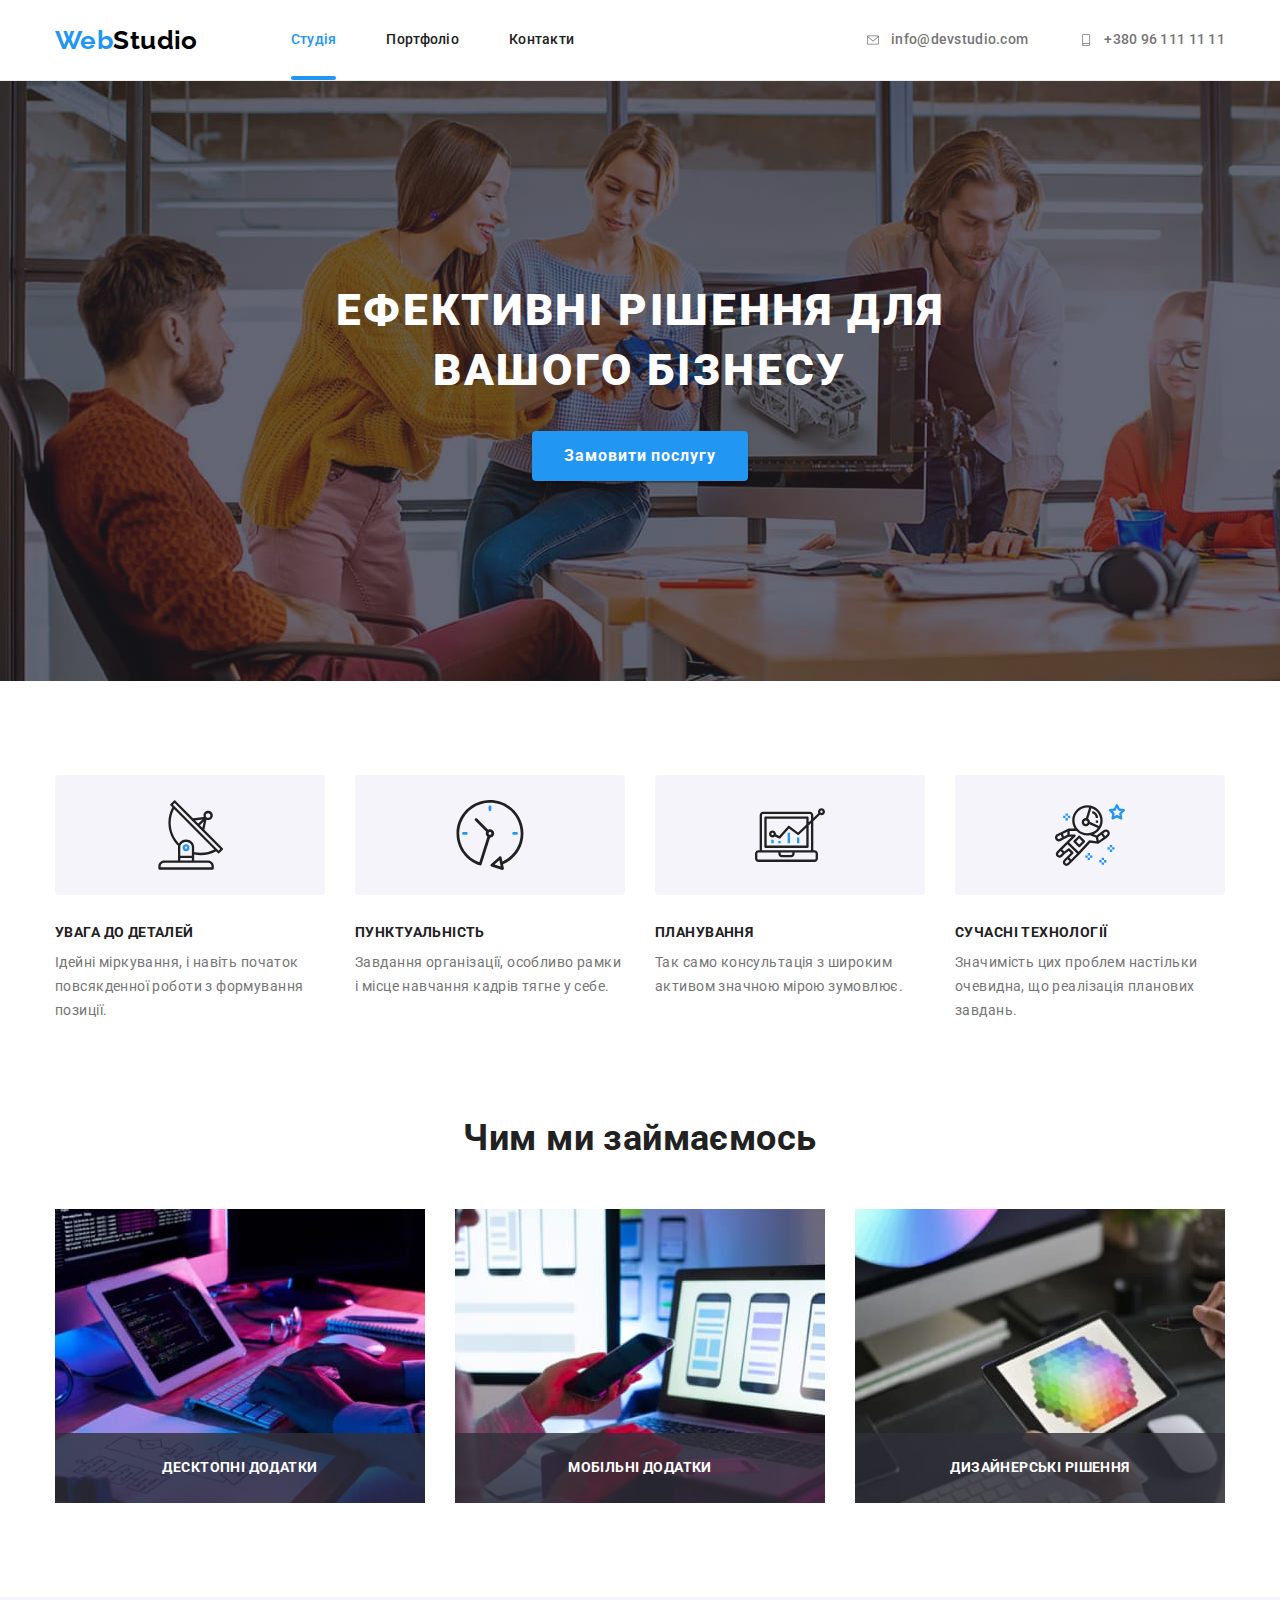
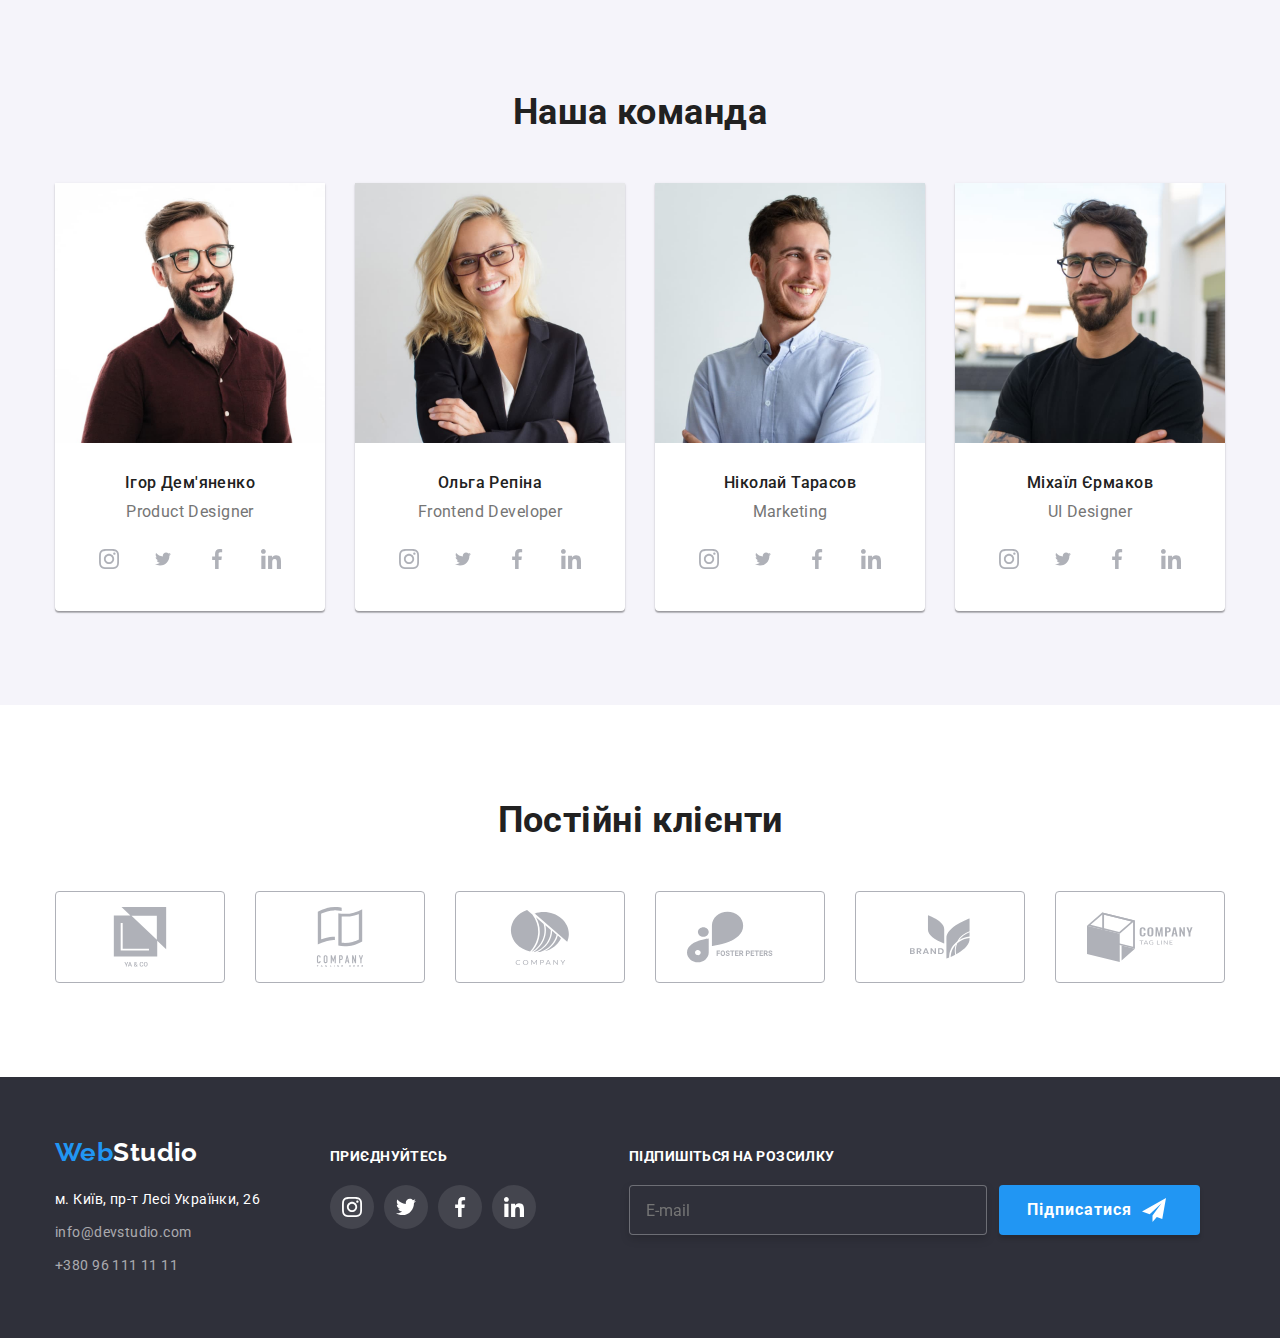
<file: index.html>
<!DOCTYPE html>
<html lang="uk">
  <head>
    <meta charset="UTF-8" />
    <meta http-equiv="X-UA-Compatible" content="IE=edge" />
    <meta name="viewport" content="width=device-width, initial-scale=1.0" />
    <title>Вебстудія</title>
    <link
      rel="stylesheet"
      href="https://cdnjs.cloudflare.com/ajax/libs/modern-normalize/1.1.0/modern-normalize.min.css"
    />
    <link rel="stylesheet" href="./css/main.min.css" />
    <link
      href="https://fonts.googleapis.com/css2?family=Raleway:wght@700&family=Roboto:wght@400;500;700;900&display=swap"
      rel="stylesheet"
    />
  </head>
  <body>
    <header class="header">
      <div class="container header__container">
        <a href="index.html" class="logo logo--distance-right"
          ><span class="logo--color-blue">Web</span>Studio</a
        >
        <nav>
          <ul class="site-nav container__list">
            <li class="site-nav__item">
              <a
                href="index.html"
                class="site-nav__link site-nav__link--position"
                >Студія</a
              >
            </li>
            <li class="site-nav__item">
              <a href="portfolio.html" class="site-nav__link">Портфоліо</a>
            </li>
            <li class="site-nav__item">
              <a href="#" class="site-nav__link">Контакти</a>
            </li>
          </ul>
        </nav>
        <ul class="contact container__list">
          <li class="contact__item">
            <a href="mailto:info@devstudio.com" class="contact__link">
              <svg class="contact__icon" width="16px" height="12px">
                <use href="./images/icon/sprite.svg#envelope"></use></svg
              >info@devstudio.com
            </a>
          </li>
          <li class="contact__item">
            <a href="tel:+380961111111" class="contact__link">
              <svg class="contact__icon" width="16px" height="12px">
                <use href="./images/icon/sprite.svg#smartphone"></use></svg
              >+380 96 111 11 11</a
            >
          </li>
        </ul>
      </div>
    </header>
    <main>
      <!--Hero-->
      <section class="section hero">
        <div class="container">
          <h1 class="hero__title">Ефективні рішення для вашого бізнесу</h1>
          <button type="button" class="hero__button" data-modal-open>
            Замовити послугу
          </button>
        </div>
        <div class="backdrop is-hidden" data-modal>
          <div class="modal">
            <button class="modal__button" data-modal-close>
              <svg class="modal__icon" width="11px" height="11px">
                <use href="./images/icon/sprite.svg#close"></use>
              </svg>
            </button>
            <form class="form">
              <h2 class="form__title">
                Залиште свої дані, ми вам передзвонимо
              </h2>
              <label class="form__label">
                Ім'я
                <input type="text" name="name" class="form__input" />
                <svg class="form__icon" width="18px" height="18px">
                  <use href="./images/icon/sprite.svg#human"></use>
                </svg>
              </label>
              <label class="form__label">
                Телефон
                <input type="tel" name="tel" class="form__input" />
                <svg class="form__icon" width="18px" height="18px">
                  <use href="./images/icon/sprite.svg#phone"></use>
                </svg>
              </label>
              <label class="form__label">
                Пошта
                <input type="email" name="mail" class="form__input" />
                <svg class="form__icon" width="18px" height="18px">
                  <use href="./images/icon/sprite.svg#envelope1"></use>
                </svg>
              </label>
              <label class="form__label">
                Коментар
                <textarea
                  name="feedback"
                  placeholder="Введіть текст"
                  class="form__input form__input--size"
                ></textarea>
              </label>
              <label class="form__label--centered">
                <input type="checkbox" class="form__checkbox visually-hidden" />
                <svg class="form__checkboxicon" width="16px" height="15px">
                  <use href="./images/icon/sprite.svg#border"></use>
                </svg>
                <p class="form__text">
                  Погоджуюся з розсилкою та приймаю<a
                    href="#"
                    class="form__link"
                    >Умови договору</a
                  >
                </p></label
              >
              <button type="submit" class="form__button">Відправити</button>
            </form>
          </div>
        </div>
      </section>
      <!--Advantages-->
      <section class="section">
        <div class="container">
          <h2 class="visually-hidden">Наші переваги</h2>
          <ul class="advantage container__list">
            <li class="advantage__item">
              <div class="advantage__icon">
                <svg width="65px" height="70px">
                  <use href="./images/icon/sprite.svg#satelite"></use>
                </svg>
              </div>
              <h3 class="advantage__title">Увага до деталей</h3>
              <p class="advantage__text">
                Ідейні міркування, і навіть початок повсякденної роботи з
                формування позиції.
              </p>
            </li>
            <li class="advantage__item">
              <div class="advantage__icon">
                <svg width="70px" height="70px">
                  <use href="./images/icon/sprite.svg#clock"></use>
                </svg>
              </div>
              <h3 class="advantage__title">Пунктуальність</h3>
              <p class="advantage__text">
                Завдання організації, особливо рамки і місце навчання кадрів
                тягне у себе.
              </p>
            </li>
            <li class="advantage__item">
              <div class="advantage__icon">
                <svg width="70px" height="70px">
                  <use href="./images/icon/sprite.svg#diagram"></use>
                </svg>
              </div>
              <h3 class="advantage__title">Планування</h3>
              <p class="advantage__text">
                Так само консультація з широким активом значною мірою зумовлює.
              </p>
            </li>
            <li class="advantage__item">
              <div class="advantage__icon">
                <svg width="70px" height="70px">
                  <use href="./images/icon/sprite.svg#astronaut"></use>
                </svg>
              </div>
              <h3 class="advantage__title">Сучасні технології</h3>
              <p class="advantage__text">
                Значимість цих проблем настільки очевидна, що реалізація
                планових завдань.
              </p>
            </li>
          </ul>
        </div>
      </section>
      <!--Works-->
      <section class="section section--size-top">
        <div class="container">
          <h2 class="container__title">Чим ми займаємось</h2>
          <ul class="works container__list">
            <li class="works__item">
              <img
                src="./images/work1.jpg"
                alt="Набор проэкта"
                width="370"
                height="294"
              />
              <p class="works__text">Десктопні додатки</p>
            </li>
            <li class="works__item">
              <img
                src="./images/work2.jpg"
                alt="Ноутбук"
                width="370"
                height="294"
              />
              <p class="works__text">Мобільні додатки</p>
            </li>
            <li class="works__item">
              <img
                src="./images/work3.jpg"
                alt="Планшет"
                width="370"
                height="294"
              />
              <p class="works__text">Дизайнерські рішення</p>
            </li>
          </ul>
        </div>
      </section>
      <!--Stuff-->
      <section class="section section--bgc-greylight">
        <div class="container">
          <h2 class="container__title">Наша команда</h2>
          <ul class="stuff container__list">
            <li class="stuff__item">
              <img
                src="./images/face1.jpg"
                alt="Ігор Дем'яненко"
                width="270"
                height="260"
              />
              <div class="stuff__card">
                <h3 class="stuff__title-name">Ігор Дем'яненко</h3>
                <p lang="en" class="stuff__position">Product Designer</p>
                <div>
                  <ul class="stuff-social">
                    <li class="stuff-social__item">
                      <a href="#" class="stuff-social__link">
                        <svg
                          class="stuff-social__icon"
                          width="20px"
                          height="20px"
                        >
                          <use href="./images/icon/sprite.svg#instagram"></use>
                        </svg>
                      </a>
                    </li>
                    <li class="stuff-social__item">
                      <a href="#" class="stuff-social__link">
                        <svg
                          class="stuff-social__icon"
                          width="20px"
                          height="16px"
                        >
                          <use href="./images/icon/sprite.svg#twitter"></use>
                        </svg>
                      </a>
                    </li>
                    <li class="stuff-social__item">
                      <a href="#" class="stuff-social__link">
                        <svg
                          class="stuff-social__icon"
                          width="20px"
                          height="20px"
                        >
                          <use href="./images/icon/sprite.svg#facebook"></use>
                        </svg>
                      </a>
                    </li>
                    <li class="stuff-social__item">
                      <a href="#" class="stuff-social__link">
                        <svg
                          class="stuff-social__icon"
                          width="20px"
                          height="20px"
                        >
                          <use href="./images/icon/sprite.svg#linkedin"></use>
                        </svg>
                      </a>
                    </li>
                  </ul>
                </div>
              </div>
            </li>
            <li class="stuff__item">
              <img
                src="./images/face2.jpg"
                alt="Ольга Репіна"
                width="270"
                height="260"
              />
              <div class="stuff__card">
                <h3 class="stuff__title-name">Ольга Репіна</h3>
                <p lang="en" class="stuff__position">Frontend Developer</p>
                <div>
                  <ul class="stuff-social">
                    <li class="stuff-social__item">
                      <a href="#" class="stuff-social__link">
                        <svg
                          class="stuff-social__icon"
                          width="20px"
                          height="20px"
                        >
                          <use href="./images/icon/sprite.svg#instagram"></use>
                        </svg>
                      </a>
                    </li>
                    <li class="stuff-social__item">
                      <a href="#" class="stuff-social__link">
                        <svg
                          class="stuff-social__icon"
                          width="20px"
                          height="16px"
                        >
                          <use href="./images/icon/sprite.svg#twitter"></use>
                        </svg>
                      </a>
                    </li>
                    <li class="stuff-social__item">
                      <a href="#" class="stuff-social__link">
                        <svg
                          class="stuff-social__icon"
                          width="20px"
                          height="20px"
                        >
                          <use href="./images/icon/sprite.svg#facebook"></use>
                        </svg>
                      </a>
                    </li>
                    <li class="stuff-social__item">
                      <a href="#" class="stuff-social__link">
                        <svg
                          class="stuff-social__icon"
                          width="20px"
                          height="20px"
                        >
                          <use href="./images/icon/sprite.svg#linkedin"></use>
                        </svg>
                      </a>
                    </li>
                  </ul>
                </div>
              </div>
            </li>
            <li class="stuff__item">
              <img
                src="./images/face3.jpg"
                alt="Ніколай Тарасов"
                width="270"
                height="260"
              />
              <div class="stuff__card">
                <h3 class="stuff__title-name">Ніколай Тарасов</h3>
                <p lang="en" class="stuff__position">Marketing</p>
                <div>
                  <ul class="stuff-social">
                    <li class="stuff-social__item">
                      <a href="#" class="stuff-social__link">
                        <svg
                          class="stuff-social__icon"
                          width="20px"
                          height="20px"
                        >
                          <use href="./images/icon/sprite.svg#instagram"></use>
                        </svg>
                      </a>
                    </li>
                    <li class="stuff-social__item">
                      <a href="#" class="stuff-social__link">
                        <svg
                          class="stuff-social__icon"
                          width="20px"
                          height="16px"
                        >
                          <use href="./images/icon/sprite.svg#twitter"></use>
                        </svg>
                      </a>
                    </li>
                    <li class="stuff-social__item">
                      <a href="#" class="stuff-social__link">
                        <svg
                          class="stuff-social__icon"
                          width="20px"
                          height="20px"
                        >
                          <use href="./images/icon/sprite.svg#facebook"></use>
                        </svg>
                      </a>
                    </li>
                    <li class="stuff-social__item">
                      <a href="#" class="stuff-social__link">
                        <svg
                          class="stuff-social__icon"
                          width="20px"
                          height="20px"
                        >
                          <use href="./images/icon/sprite.svg#linkedin"></use>
                        </svg>
                      </a>
                    </li>
                  </ul>
                </div>
              </div>
            </li>
            <li class="stuff__item">
              <img
                src="./images/face4.jpg"
                alt="Міхаїл Єрмаков"
                width="270"
                height="260"
              />
              <div class="stuff__card">
                <h3 class="stuff__title-name">Міхаїл Єрмаков</h3>
                <p lang="en" class="stuff__position">UI Designer</p>
                <div>
                  <ul class="stuff-social">
                    <li class="stuff-social__item">
                      <a href="#" class="stuff-social__link">
                        <svg
                          class="stuff-social__icon"
                          width="20px"
                          height="20px"
                        >
                          <use href="./images/icon/sprite.svg#instagram"></use>
                        </svg>
                      </a>
                    </li>
                    <li class="stuff-social__item">
                      <a href="#" class="stuff-social__link">
                        <svg
                          class="stuff-social__icon"
                          width="20px"
                          height="16px"
                        >
                          <use href="./images/icon/sprite.svg#twitter"></use>
                        </svg>
                      </a>
                    </li>
                    <li class="stuff-social__item">
                      <a href="#" class="stuff-social__link">
                        <svg
                          class="stuff-social__icon"
                          width="20px"
                          height="20px"
                        >
                          <use href="./images/icon/sprite.svg#facebook"></use>
                        </svg>
                      </a>
                    </li>
                    <li class="stuff-social__item">
                      <a href="#" class="stuff-social__link">
                        <svg
                          class="stuff-social__icon"
                          width="20px"
                          height="20px"
                        >
                          <use href="./images/icon/sprite.svg#linkedin"></use>
                        </svg>
                      </a>
                    </li>
                  </ul>
                </div>
              </div>
            </li>
          </ul>
        </div>
      </section>
      <!-- Clients -->
      <section class="section">
        <div class="container">
          <h2 class="container__title">Постійні клієнти</h2>
          <ul class="client container__list">
            <li class="client__item">
              <a class="client__link" href="#">
                <svg class="client__icon" width="106px" height="60px">
                  <use href="./images/icon/sprite.svg#logo1"></use>
                </svg>
              </a>
            </li>
            <li class="client__item">
              <a class="client__link" href="#">
                <svg class="client__icon" width="106px" height="60px">
                  <use href="./images/icon/sprite.svg#logo2"></use>
                </svg>
              </a>
            </li>
            <li class="client__item">
              <a class="client__link" href="#">
                <svg class="client__icon" width="106px" height="60px">
                  <use href="./images/icon/sprite.svg#logo3"></use>
                </svg>
              </a>
            </li>
            <li class="client__item">
              <a class="client__link" href="#">
                <svg class="client__icon" width="106px" height="60px">
                  <use href="./images/icon/sprite.svg#logo4"></use>
                </svg>
              </a>
            </li>
            <li class="client__item">
              <a class="client__link" href="#">
                <svg class="client__icon" width="106px" height="60px">
                  <use href="./images/icon/sprite.svg#logo5"></use>
                </svg>
              </a>
            </li>
            <li class="client__item">
              <a class="client__link" href="#">
                <svg class="client__icon" width="106px" height="60px">
                  <use href="./images/icon/sprite.svg#logo6"></use>
                </svg>
              </a>
            </li>
          </ul>
        </div>
      </section>
    </main>
    <footer class="footer">
      <div class="container footer--centered">
        <div>
          <a
            href="index.html"
            class="logo logo--margin-bottom logo--color-white"
            ><span class="logo--color-blue">Web</span>Studio</a
          >
          <address class="address">
            <p class="address__text">м. Київ, пр-т Лесі Українки, 26</p>
            <a class="address__link mail" href="mailto:info@devstudio.com"
              >info@devstudio.com</a
            >
            <a class="address__link tel" href="tel:+380961111111"
              >+380 96 111 11 11</a
            >
          </address>
        </div>
        <div class="join-footer">
          <h2 class="footer__title">Приєднуйтесь</h2>
          <ul class="join-footer__list">
            <li class="join-footer__item">
              <a href="#" class="join-footer__link">
                <svg class="join-footer__icon" width="20px" height="20px">
                  <use href="./images/icon/sprite.svg#instagram"></use>
                </svg>
              </a>
            </li>
            <li class="join-footer__item">
              <a href="#" class="join-footer__link">
                <svg class="join-footer__icon" width="20px" height="20px">
                  <use href="./images/icon/sprite.svg#twitter"></use>
                </svg>
              </a>
            </li>
            <li class="join-footer__item">
              <a href="#" class="join-footer__link">
                <svg class="join-footer__icon" width="20px" height="20px">
                  <use href="./images/icon/sprite.svg#facebook"></use>
                </svg>
              </a>
            </li>
            <li class="join-footer__item">
              <a href="#" class="join-footer__link">
                <svg class="join-footer__icon" width="20px" height="20px">
                  <use href="./images/icon/sprite.svg#linkedin"></use>
                </svg>
              </a>
            </li>
          </ul>
        </div>
        <form class="subscribe">
          <h2 class="footer__title">Підпишіться на розсилку</h2>
          <div class="subscribe__form">
            <input
              class="subscribe__input"
              type="email"
              name="mail"
              id="mail"
              placeholder="E-mail"
            />
            <label for="mail"></label>
            <button class="subscribe__btn" type="submit">
              Підписатися
              <svg class="subscribe__icon" width="24px" height="24px">
                <use href="./images/icon/sprite.svg#send"></use>
              </svg>
            </button>
          </div>
        </form>
      </div>
    </footer>
    <script src="./js/modal.js"></script>
  </body>
</html>
</file>
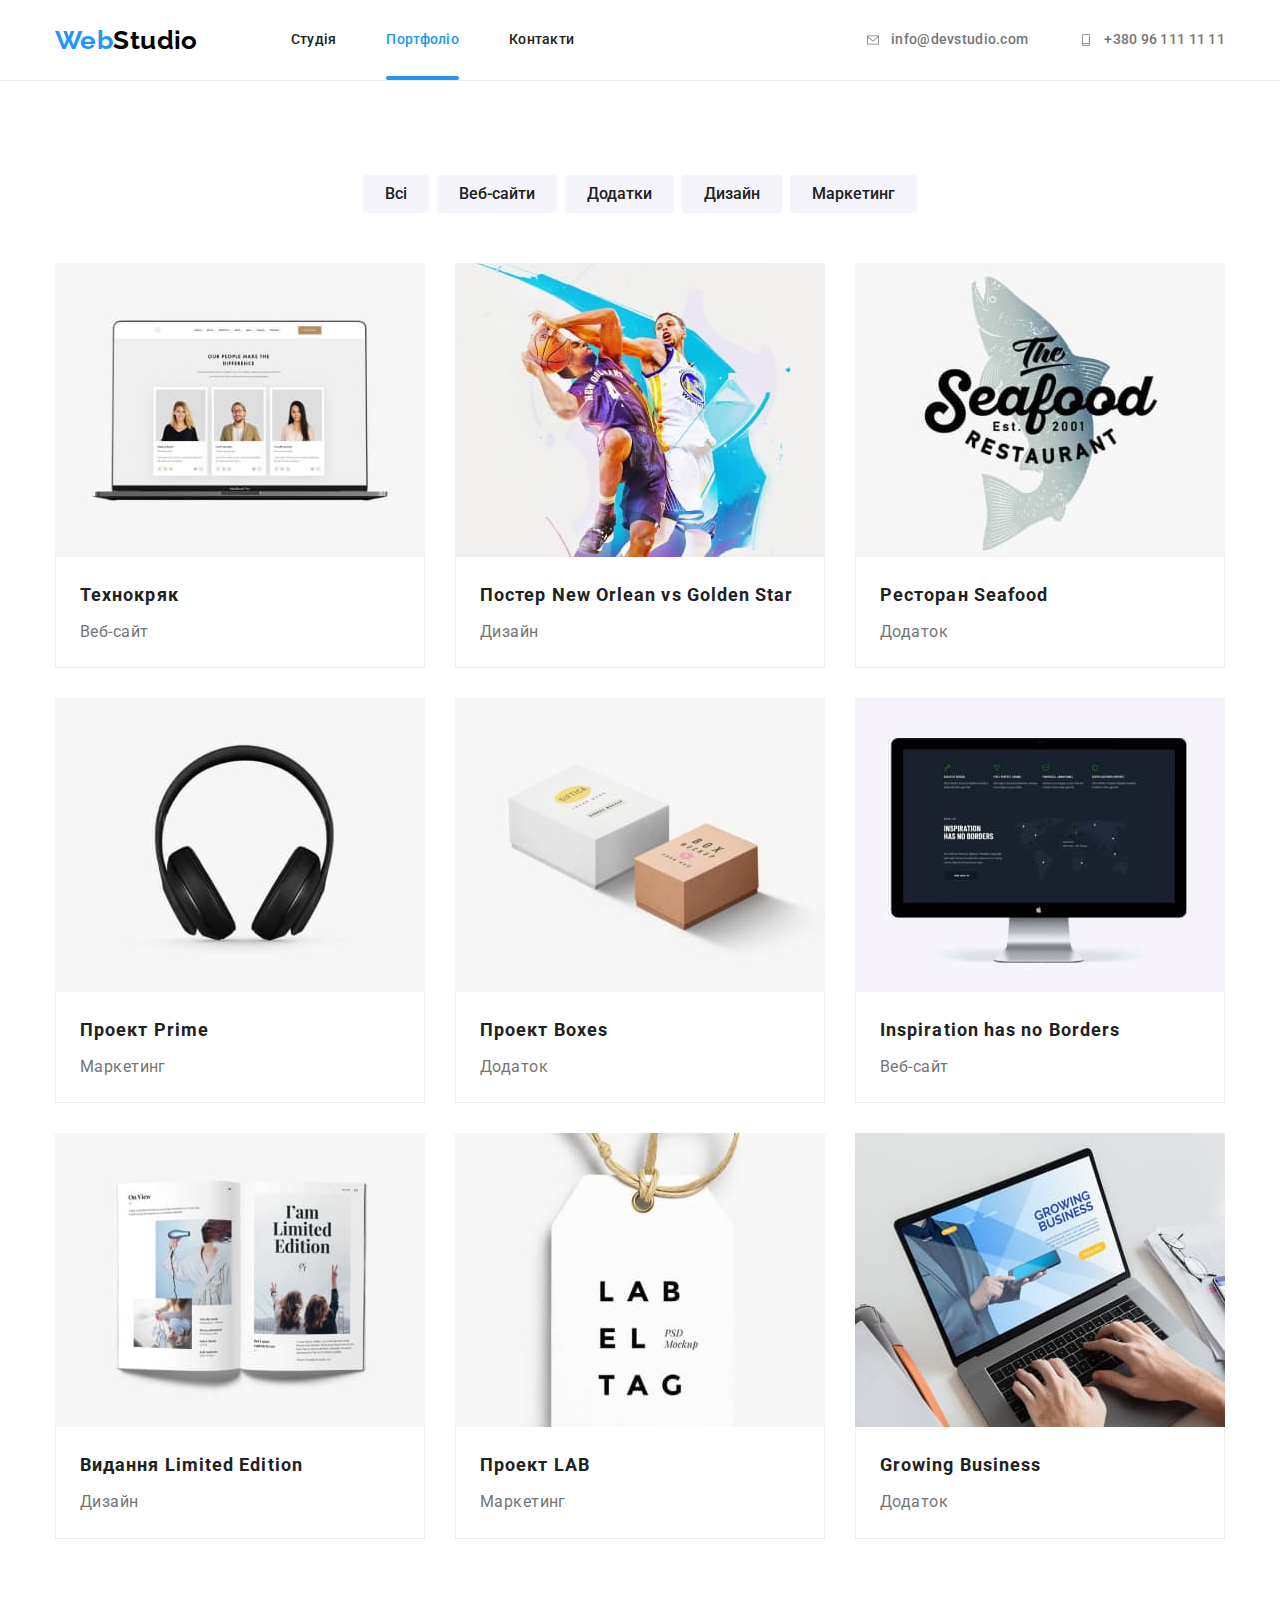
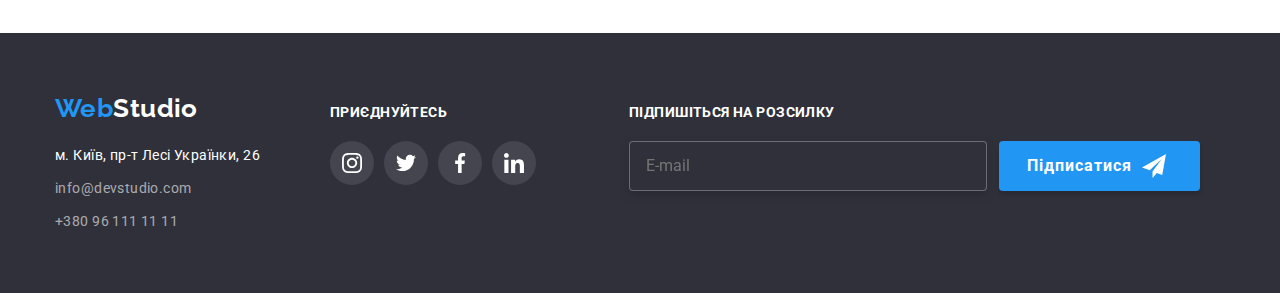
<file: portfolio.html>
<!DOCTYPE html>
<html lang="uk">
  <head>
    <meta charset="UTF-8" />
    <meta http-equiv="X-UA-Compatible" content="IE=edge" />
    <meta name="viewport" content="width=device-width, initial-scale=1.0" />
    <title>Портфоліо</title>
    <link
      rel="stylesheet"
      href="https://cdnjs.cloudflare.com/ajax/libs/modern-normalize/1.1.0/modern-normalize.min.css"
    />
    <link rel="stylesheet" href="./css/main.min.css" />
    <link
      href="https://fonts.googleapis.com/css2?family=Raleway:wght@700&family=Roboto:wght@400;500;700;900&display=swap"
      rel="stylesheet"
    />
  </head>
  <body>
    <header class="header">
      <div class="container header__container">
        <a href="index.html" class="logo logo--distance-right"
          ><span class="logo--color-blue">Web</span>Studio</a
        >
        <nav>
          <ul class="site-nav container__list">
            <li class="site-nav__item">
              <a href="index.html" class="site-nav__link">Студія</a>
            </li>
            <li class="site-nav__item">
              <a
                href="portfolio.html"
                class="site-nav__link site-nav__link--position"
                >Портфоліо</a
              >
            </li>
            <li class="site-nav__item">
              <a href="#" class="site-nav__link">Контакти</a>
            </li>
          </ul>
        </nav>
        <ul class="contact container__list">
          <li class="contact__item">
            <a href="mailto:info@devstudio.com" class="contact__link">
              <svg class="contact__icon" width="16px" height="12px">
                <use href="./images/icon/sprite.svg#envelope"></use></svg
              >info@devstudio.com
            </a>
          </li>
          <li class="contact__item">
            <a href="tel:+380961111111" class="contact__link">
              <svg class="contact__icon" width="16px" height="12px">
                <use href="./images/icon/sprite.svg#smartphone"></use></svg
              >+380 96 111 11 11</a
            >
          </li>
        </ul>
      </div>
    </header>
    <main>
      <section class="section">
        <div class="container">
          <!--Наши работы нужно скрыть-->
          <h1 class="visually-hidden">Наші роботи</h1>
          <!--Наши работы-->
          <ul class="filter">
            <li class="filter__item">
              <button type="button" class="filter__btn">Всі</button>
            </li>
            <li class="filter__item">
              <button type="button" class="filter__btn">Веб-сайти</button>
            </li>
            <li class="filter__item">
              <button type="button" class="filter__btn">Додатки</button>
            </li>
            <li class="filter__item">
              <button type="button" class="filter__btn">Дизайн</button>
            </li>
            <li class="filter__item">
              <button type="button" class="filter__btn">Маркетинг</button>
            </li>
          </ul>
          <ul class="gallery">
            <li class="gallery__item">
              <div class="gallery__description">
                <img
                  src="./images/portfolio/techno.jpg"
                  alt="ноутбук с сайтом"
                  width="370"
                  height="294"
                />
                <p class="gallery__text">
                  Ресурс пропонує комплексні пропозиції з різним рівнем
                  функціоналу та сервісів. Все це дозволить відвідувачу отримати
                  вичерпні відомості про компанію чи приватну особу.
                </p>
              </div>
              <div class="gallery-card">
                <h2 class="gallery-card__title">Технокряк</h2>
                <p class="gallery-card__text">Веб-сайт</p>
              </div>
            </li>
            <li class="gallery__item">
              <div class="gallery__description">
                <img
                  src="./images/portfolio/poster.jpg"
                  alt="два баскетболиста"
                  width="370"
                  height="294"
                />
                <p class="gallery__text">
                  Ресурс пропонує комплексні пропозиції з різним рівнем
                  функціоналу та сервісів. Все це дозволить відвідувачу отримати
                  вичерпні відомості про компанію чи приватну особу.
                </p>
              </div>
              <div class="gallery-card">
                <h2 lang="en" class="gallery-card__title">
                  Постер New Orlean vs Golden Star
                </h2>
                <p class="gallery-card__text">Дизайн</p>
              </div>
            </li>
            <li class="gallery__item">
              <div class="gallery__description">
                <img
                  src="./images/portfolio/seafood.jpg"
                  alt="логотип ресторана"
                  width="370"
                  height="294"
                />
                <p class="gallery__text">
                  Ресурс пропонує комплексні пропозиції з різним рівнем
                  функціоналу та сервісів. Все це дозволить відвідувачу отримати
                  вичерпні відомості про компанію чи приватну особу.
                </p>
              </div>
              <div class="gallery-card">
                <h2 lang="en" class="gallery-card__title">Ресторан Seafood</h2>
                <p class="gallery-card__text">Додаток</p>
              </div>
            </li>
            <li class="gallery__item">
              <div class="gallery__description">
                <img
                  src="./images/portfolio/prime.jpg"
                  alt="наушники"
                  width="370"
                  height="294"
                />
                <p class="gallery__text">
                  Ресурс пропонує комплексні пропозиції з різним рівнем
                  функціоналу та сервісів. Все це дозволить відвідувачу отримати
                  вичерпні відомості про компанію чи приватну особу.
                </p>
              </div>
              <div class="gallery-card">
                <h2 lang="en" class="gallery-card__title">Проект Prime</h2>
                <p class="gallery-card__text">Маркетинг</p>
              </div>
            </li>
            <li class="gallery__item">
              <div class="gallery__description">
                <img
                  src="./images/portfolio/boxes.jpg"
                  alt="две коробки"
                  width="370"
                  height="294"
                />
                <p class="gallery__text">
                  Ресурс пропонує комплексні пропозиції з різним рівнем
                  функціоналу та сервісів. Все це дозволить відвідувачу отримати
                  вичерпні відомості про компанію чи приватну особу.
                </p>
              </div>
              <div class="gallery-card">
                <h2 lang="en" class="gallery-card__title">Проект Boxes</h2>
                <p class="gallery-card__text">Додаток</p>
              </div>
            </li>
            <li class="gallery__item">
              <div class="gallery__description">
                <img
                  src="./images/portfolio/borders.jpg"
                  alt="монитор"
                  width="370"
                  height="294"
                />
                <p class="gallery__text">
                  Ресурс пропонує комплексні пропозиції з різним рівнем
                  функціоналу та сервісів. Все це дозволить відвідувачу отримати
                  вичерпні відомості про компанію чи приватну особу.
                </p>
              </div>
              <div class="gallery-card">
                <h2 lang="en" class="gallery-card__title">
                  Inspiration has no Borders
                </h2>
                <p class="gallery-card__text">Веб-сайт</p>
              </div>
            </li>
            <li class="gallery__item">
              <div class="gallery__description">
                <img
                  src="./images/portfolio/limited.jpg"
                  alt="открытая книга"
                  width="370"
                  height="294"
                />
                <p class="gallery__text">
                  Ресурс пропонує комплексні пропозиції з різним рівнем
                  функціоналу та сервісів. Все це дозволить відвідувачу отримати
                  вичерпні відомості про компанію чи приватну особу.
                </p>
              </div>
              <div class="gallery-card">
                <h2 lang="en" class="gallery-card__title">
                  Видання Limited Edition
                </h2>
                <p class="gallery-card__text">Дизайн</p>
              </div>
            </li>
            <li class="gallery__item">
              <div class="gallery__description">
                <img
                  src="./images/portfolio/lab.jpg"
                  alt="ярлык компании"
                  width="370"
                  height="294"
                />
                <p class="gallery__text">
                  Ресурс пропонує комплексні пропозиції з різним рівнем
                  функціоналу та сервісів. Все це дозволить відвідувачу отримати
                  вичерпні відомості про компанію чи приватну особу.
                </p>
              </div>
              <div class="gallery-card">
                <h2 lang="en" class="gallery-card__title">Проект LAB</h2>
                <p class="gallery-card__text">Маркетинг</p>
              </div>
            </li>
            <li class="gallery__item">
              <div class="gallery__description">
                <img
                  src="./images/portfolio/grow.jpg"
                  alt="пользователь с ноутбуком"
                  width="370"
                  height="294"
                />
                <p class="gallery__text">
                  Ресурс пропонує комплексні пропозиції з різним рівнем
                  функціоналу та сервісів. Все це дозволить відвідувачу отримати
                  вичерпні відомості про компанію чи приватну особу.
                </p>
              </div>
              <div class="gallery-card">
                <h2 lang="en" class="gallery-card__title">Growing Business</h2>
                <p class="gallery-card__text">Додаток</p>
              </div>
            </li>
          </ul>
        </div>
      </section>
    </main>
    <footer class="footer">
      <div class="container footer--centered">
        <div>
          <a
            href="index.html"
            class="logo logo--margin-bottom logo--color-white"
            ><span class="logo--color-blue">Web</span>Studio</a
          >
          <address class="address">
            <p class="address__text">м. Київ, пр-т Лесі Українки, 26</p>
            <a class="address__link mail" href="mailto:info@devstudio.com"
              >info@devstudio.com</a
            >
            <a class="address__link tel" href="tel:+380961111111"
              >+380 96 111 11 11</a
            >
          </address>
        </div>
        <div class="join-footer">
          <h2 class="footer__title">Приєднуйтесь</h2>
          <ul class="join-footer__list">
            <li class="join-footer__item">
              <a href="#" class="join-footer__link">
                <svg class="join-footer__icon" width="20px" height="20px">
                  <use href="./images/icon/sprite.svg#instagram"></use>
                </svg>
              </a>
            </li>
            <li class="join-footer__item">
              <a href="#" class="join-footer__link">
                <svg class="join-footer__icon" width="20px" height="20px">
                  <use href="./images/icon/sprite.svg#twitter"></use>
                </svg>
              </a>
            </li>
            <li class="join-footer__item">
              <a href="#" class="join-footer__link">
                <svg class="join-footer__icon" width="20px" height="20px">
                  <use href="./images/icon/sprite.svg#facebook"></use>
                </svg>
              </a>
            </li>
            <li class="join-footer__item">
              <a href="#" class="join-footer__link">
                <svg class="join-footer__icon" width="20px" height="20px">
                  <use href="./images/icon/sprite.svg#linkedin"></use>
                </svg>
              </a>
            </li>
          </ul>
        </div>
        <form class="subscribe">
          <h2 class="footer__title">Підпишіться на розсилку</h2>
          <div class="subscribe__form">
            <input
              class="subscribe__input"
              type="email"
              name="mail"
              id="mail"
              placeholder="E-mail"
            />
            <label for="mail"></label>
            <button class="subscribe__btn" type="submit">
              Підписатися
              <svg class="subscribe__icon" width="24px" height="24px">
                <use href="./images/icon/sprite.svg#send"></use>
              </svg>
            </button>
          </div>
        </form>
      </div>
    </footer>
  </body>
</html>
</file>
<file: css/main.min.css>
h1,h2,h3,h4,p{margin-top:0;margin-bottom:0}body{font-family:"Roboto",sans-serif;color:#757575;letter-spacing:.03em;font-size:14px;background:#fff}ul,ol{list-style:none;margin-top:0;margin-bottom:0;padding-left:0}a{text-decoration:none;font-style:normal}img{display:block}.visually-hidden{position:absolute;width:1px;height:1px;margin:-1px;border:0;padding:0;white-space:nowrap;-webkit-clip-path:inset(100%);clip-path:inset(100%);clip:rect(0 0 0 0);overflow:hidden}.container{width:1200px;padding-left:15px;padding-right:15px;margin-left:auto;margin-right:auto}.container__title{margin-bottom:50px;font-weight:700;font-size:36px;line-height:1.17;text-align:center;color:#212121}.container__list{display:-webkit-box;display:-ms-flexbox;display:flex}.section{padding-top:94px;padding-bottom:94px}.section--bgc-greylight{background:#f5f4fa}.section--size-top{padding-top:0}.header{border-bottom:1px solid #ececec}.header__container{display:-webkit-box;display:-ms-flexbox;display:flex;-webkit-box-align:center;-ms-flex-align:center;align-items:center}.logo{display:block;font-family:"Raleway",sans-serif;font-weight:700;font-size:26px;line-height:1.19;color:#000}.logo--distance-right{margin-right:93px}.logo--color-blue{color:#2196f3}.logo--color-white{color:#fff}.logo--margin-bottom{margin-bottom:20px}.site-nav__item{position:relative}.site-nav__item:not(:first-child){margin-left:50px}.site-nav__link{display:block;font-weight:500;line-height:1.14;letter-spacing:.02em;color:#212121;padding-top:32px;padding-bottom:32px;-webkit-transition:color 250ms cubic-bezier(0.4, 0, 0.2, 1);transition:color 250ms cubic-bezier(0.4, 0, 0.2, 1)}.site-nav__link--position,.site-nav__link:hover,.site-nav__link:focus{color:#2196f3}.site-nav__link--position::after{content:"";position:absolute;left:0;bottom:0;display:block;width:100%;height:4px;border-radius:2px;background-color:#2196f3}.contact{margin-left:auto}.contact__item:not(:first-child){margin-left:50px}.contact__link{display:-webkit-box;display:-ms-flexbox;display:flex;-webkit-box-align:center;-ms-flex-align:center;align-items:center;font-weight:500;line-height:1.14;letter-spacing:.02em;color:#757575;height:16px;-webkit-transition:color 250ms cubic-bezier(0.4, 0, 0.2, 1);transition:color 250ms cubic-bezier(0.4, 0, 0.2, 1)}.contact__link:hover,.contact__link:focus{color:#2196f3}.contact__link:hover .contact__icon,.contact__link:hover .contact__icon{fill:#2196f3}.contact__icon{background-size:cover;margin-right:10px;fill:currentColor;-webkit-transition:fill 250ms cubic-bezier(0.4, 0, 0.2, 1);transition:fill 250ms cubic-bezier(0.4, 0, 0.2, 1)}.hero{margin:0 auto;max-width:1600px;height:600px;padding-bottom:200px;padding-top:200px;text-align:center;letter-spacing:.06em;color:#fff;background-image:-webkit-gradient(linear, left top, right top, from(rgba(47, 48, 58, 0.4)), to(rgba(47, 48, 58, 0.4))),url(../images/bgimg.jpg);background-image:linear-gradient(to right, rgba(47, 48, 58, 0.4), rgba(47, 48, 58, 0.4)),url(../images/bgimg.jpg);background-color:#c4c4c4}.hero__title{margin-right:auto;margin-left:auto;width:696px;margin-bottom:30px;font-weight:900;font-size:44px;line-height:1.36;text-transform:uppercase;letter-spacing:.06em}.hero__button{padding:10px 32px;font-weight:700;font-size:16px;letter-spacing:.06em;line-height:1.9;-webkit-box-align:center;-ms-flex-align:center;align-items:center;font-family:inherit;color:#fff;background:#2196f3;border-radius:4px;-webkit-box-shadow:0px 1px 3px rgba(0,0,0,.12),0px 1px 1px rgba(0,0,0,.14),0px 2px 1px rgba(0,0,0,.2);box-shadow:0px 1px 3px rgba(0,0,0,.12),0px 1px 1px rgba(0,0,0,.14),0px 2px 1px rgba(0,0,0,.2);border:0;cursor:pointer;-webkit-transition:background 250ms cubic-bezier(0.4, 0, 0.2, 1),-webkit-box-shadow 250ms cubic-bezier(0.4, 0, 0.2, 1);transition:background 250ms cubic-bezier(0.4, 0, 0.2, 1),-webkit-box-shadow 250ms cubic-bezier(0.4, 0, 0.2, 1);transition:background 250ms cubic-bezier(0.4, 0, 0.2, 1),box-shadow 250ms cubic-bezier(0.4, 0, 0.2, 1);transition:background 250ms cubic-bezier(0.4, 0, 0.2, 1),box-shadow 250ms cubic-bezier(0.4, 0, 0.2, 1),-webkit-box-shadow 250ms cubic-bezier(0.4, 0, 0.2, 1)}.hero__button:hover,.hero__button:focus{background:#188ce8;-webkit-box-shadow:0px 4px 4px rgba(0,0,0,.15);box-shadow:0px 4px 4px rgba(0,0,0,.15)}.backdrop{position:fixed;top:0;right:0;width:100%;height:100%;background:rgba(0,0,0,.2);z-index:1;opacity:1;-webkit-transition:opacity 250ms cubic-bezier(0.4, 0, 0.2, 1),visibility 250ms cubic-bezier(0.4, 0, 0.2, 1);transition:opacity 250ms cubic-bezier(0.4, 0, 0.2, 1),visibility 250ms cubic-bezier(0.4, 0, 0.2, 1)}.backdrop.is-hidden{opacity:0;pointer-events:none;visibility:hidden}.backdrop.is-hidden .modal{-webkit-transform:translate(-50%, -50%) scale(1.2);transform:translate(-50%, -50%) scale(1.2);-webkit-transition:visibility 250ms cubic-bezier(0.4, 0, 0.2, 1),-webkit-transform 250ms cubic-bezier(0.4, 0, 0.2, 1);transition:visibility 250ms cubic-bezier(0.4, 0, 0.2, 1),-webkit-transform 250ms cubic-bezier(0.4, 0, 0.2, 1);transition:visibility 250ms cubic-bezier(0.4, 0, 0.2, 1),transform 250ms cubic-bezier(0.4, 0, 0.2, 1);transition:visibility 250ms cubic-bezier(0.4, 0, 0.2, 1),transform 250ms cubic-bezier(0.4, 0, 0.2, 1),-webkit-transform 250ms cubic-bezier(0.4, 0, 0.2, 1)}.modal{position:relative;position:absolute;top:50%;left:50%;padding:40px;-webkit-transform:translate(-50%, -50%);transform:translate(-50%, -50%);width:528px;height:581px;background:#fff;-webkit-box-shadow:0px 1px 3px rgba(0,0,0,.12),0px 1px 1px rgba(0,0,0,.14),0px 2px 1px rgba(0,0,0,.2);box-shadow:0px 1px 3px rgba(0,0,0,.12),0px 1px 1px rgba(0,0,0,.14),0px 2px 1px rgba(0,0,0,.2);border-radius:4px}.modal__button{position:absolute;top:8px;right:8px;width:30px;height:30px;border-radius:50%;border:1px solid rgba(0,0,0,.1);background-color:#fff;cursor:pointer;-webkit-transition:border 250ms cubic-bezier(0.4, 0, 0.2, 1);transition:border 250ms cubic-bezier(0.4, 0, 0.2, 1)}.modal__icon{fill:#000;-webkit-transition:fill 250ms cubic-bezier(0.4, 0, 0.2, 1);transition:fill 250ms cubic-bezier(0.4, 0, 0.2, 1)}.modal__icon:hover,.modal__icon:focus{fill:#2196f3}.form__title{margin-bottom:12px;font-weight:700;font-size:20px;line-height:23px;text-align:center;color:#212121}.form__label{display:-webkit-box;display:-ms-flexbox;display:flex;-webkit-box-orient:vertical;-webkit-box-direction:normal;-ms-flex-direction:column;flex-direction:column;position:relative;text-align:start;font-size:12px;line-height:1.16;letter-spacing:.01em;color:#757575}.form__label--centered{display:-webkit-box;display:-ms-flexbox;display:flex;-webkit-box-align:center;-ms-flex-align:center;align-items:center;-webkit-box-pack:center;-ms-flex-pack:center;justify-content:center}.form__label:not(:last-child){margin-bottom:10px}.form__input{width:100%;height:40px;margin-top:4px;padding-left:42px;padding-top:12px;padding-bottom:12px;border:1px solid rgba(33,33,33,.2);border-radius:4px;-webkit-transition:border 250ms cubic-bezier(0.4, 0, 0.2, 1);transition:border 250ms cubic-bezier(0.4, 0, 0.2, 1)}.form__input:hover,.form__input:focus{border:1px solid #2196f3}.form__input:hover+.form__icon,.form__input:focus+.form__icon{fill:#2196f3}.form__icon{position:absolute;top:50%;left:15px;-webkit-transition:fill 250ms cubic-bezier(0.4, 0, 0.2, 1);transition:fill 250ms cubic-bezier(0.4, 0, 0.2, 1)}.form__input--size{height:120px;padding:12px 16px;resize:none}.form__text{font-size:14px;letter-spacing:.03em;line-height:1.71;color:#757575}.form__checkbox:checked+.form__checkboxicon{fill:#2196f3;border-radius:2px;background-color:#2196f3;background-image:url(../images/icon/icon-check.svg);background-size:contain;background-origin:border-box}.form__link{margin-left:5px;font-size:14px;line-height:1.71;letter-spacing:.03em;-webkit-text-decoration-line:underline;text-decoration-line:underline;color:#2196f3}.form__checkboxicon{margin-right:7px;-webkit-transition:background-color 250ms cubic-bezier(0.4, 0, 0.2, 1);transition:background-color 250ms cubic-bezier(0.4, 0, 0.2, 1);-webkit-transition:background-image 250ms cubic-bezier(0.4, 0, 0.2, 1);transition:background-image 250ms cubic-bezier(0.4, 0, 0.2, 1)}.form__button{padding:10px 52px;margin-top:30px;width:200px;font-weight:700;font-size:16px;line-height:1.88;letter-spacing:.06em;color:#fff;background:#188ce8;-webkit-box-shadow:0px 4px 4px rgba(0,0,0,.15);box-shadow:0px 4px 4px rgba(0,0,0,.15);border-radius:4px;border:none;cursor:pointer}.advantage__item{width:270px}.advantage__item:not(:last-child){margin-right:30px}.advantage__icon{display:-webkit-box;display:-ms-flexbox;display:flex;-webkit-box-align:center;-ms-flex-align:center;align-items:center;-webkit-box-pack:center;-ms-flex-pack:center;justify-content:center;height:120px;margin-bottom:30px;background:#f5f4fa;border-radius:4px}.advantage__title{margin-bottom:10px;font-size:inherit;font-weight:700;line-height:1.14;color:#212121;text-transform:uppercase}.advantage__text{line-height:1.71}.works__item{position:relative}.works__item:not(:last-child){margin-right:30px}.works__text{position:absolute;bottom:0;left:0;padding:27px 0;width:100%;height:70px;font-weight:700;line-height:1.14;text-align:center;text-transform:uppercase;color:#fff;background:rgba(47,48,58,.8)}.stuff__item{background:#fff;border-radius:0px 0px 4px 4px;-webkit-box-shadow:0px 1px 3px rgba(0,0,0,.12),0px 1px 1px rgba(0,0,0,.14),0px 2px 1px rgba(0,0,0,.2);box-shadow:0px 1px 3px rgba(0,0,0,.12),0px 1px 1px rgba(0,0,0,.14),0px 2px 1px rgba(0,0,0,.2)}.stuff__item:not(:last-child){margin-right:30px}.stuff__card{padding-top:30px;padding-bottom:30px}.stuff__title-name{margin-bottom:10px;font-weight:500;color:#212121}.stuff__position{margin-bottom:16px}.stuff__position,.stuff__title-name{font-size:16px;line-height:1.19;text-align:center}.stuff-social{display:-webkit-box;display:-ms-flexbox;display:flex;padding-left:32px;padding-right:32px}.stuff-social__item:not(:last-child){margin-right:10px}.stuff-social__link{display:-webkit-box;display:-ms-flexbox;display:flex;-webkit-box-align:center;-ms-flex-align:center;align-items:center;-webkit-box-pack:center;-ms-flex-pack:center;justify-content:center;width:44px;height:44px;border-radius:50%;background-color:#fff;-webkit-transition:background-color 250ms cubic-bezier(0.4, 0, 0.2, 1);transition:background-color 250ms cubic-bezier(0.4, 0, 0.2, 1)}.stuff-social__link:hover,.stuff-social__link:focus{background-color:#2196f3}.stuff-social__link:hover .stuff-social__icon,.stuff-social__link:focus .stuff-social__icon{fill:#fff}.stuff-social__icon{fill:#afb1b8;-webkit-transition:fill 250ms cubic-bezier(0.4, 0, 0.2, 1);transition:fill 250ms cubic-bezier(0.4, 0, 0.2, 1)}.client__item:not(:last-child){margin-right:30px}.client__link{display:-webkit-box;display:-ms-flexbox;display:flex;-webkit-box-align:center;-ms-flex-align:center;align-items:center;-webkit-box-pack:center;-ms-flex-pack:center;justify-content:center;width:170px;height:92px;border:1px solid #afb1b8;border-radius:4px;-webkit-transition:border 250ms cubic-bezier(0.4, 0, 0.2, 1);transition:border 250ms cubic-bezier(0.4, 0, 0.2, 1)}.client__link:hover,.client__link:focus{border:1px solid #2196f3}.client__link:hover .client__icon,.client__link:focus .client__icon{fill:#2196f3}.client__icon{fill:#afb1b8;-webkit-transition:fill 250ms cubic-bezier(0.4, 0, 0.2, 1);transition:fill 250ms cubic-bezier(0.4, 0, 0.2, 1)}.footer{padding-top:60px;padding-bottom:60px;background-color:#2f303a}.footer--centered{display:-webkit-box;display:-ms-flexbox;display:flex;-webkit-box-align:baseline;-ms-flex-align:baseline;align-items:baseline}.footer__title{margin-bottom:20px;font-weight:700;font-size:14px;line-height:1.14;text-transform:uppercase;color:#fff}.address{line-height:1.71;color:#fff;font-style:inherit}.address__link{display:block;margin-top:9px;color:rgba(255,255,255,.6);-webkit-transition:color 250ms cubic-bezier(0.4, 0, 0.2, 1);transition:color 250ms cubic-bezier(0.4, 0, 0.2, 1)}.address__link:hover,.address__link:focus{color:#2196f3}.join-footer{margin-left:70px}.join-footer__list{display:-webkit-box;display:-ms-flexbox;display:flex}.join-footer__item:not(:last-child){margin-right:10px}.join-footer__link{display:-webkit-box;display:-ms-flexbox;display:flex;-webkit-box-align:center;-ms-flex-align:center;align-items:center;-webkit-box-pack:center;-ms-flex-pack:center;justify-content:center;height:44px;width:44px;border-radius:50%;background:rgba(255,255,255,.1);-webkit-transition:background-color 250ms cubic-bezier(0.4, 0, 0.2, 1);transition:background-color 250ms cubic-bezier(0.4, 0, 0.2, 1)}.join-footer__link:hover,.join-footer__link:focus{background-color:#2196f3}.join-footer__icon{fill:#fff}.subscribe{margin-left:93px}.subscribe__input{width:358px;height:50px;padding-left:16px;background:#2f303a;border:1px solid rgba(255,255,255,.3);-webkit-filter:drop-shadow(0px 4px 4px rgba(0, 0, 0, 0.15));filter:drop-shadow(0px 4px 4px rgba(0, 0, 0, 0.15));border-radius:4px;font-weight:400;font-size:16px;line-height:1.25;color:rgba(255,255,255,.6)}.subscribe__form{display:-webkit-box;display:-ms-flexbox;display:flex}.subscribe__btn{display:-webkit-box;display:-ms-flexbox;display:flex;-webkit-box-align:center;-ms-flex-align:center;align-items:center;margin-left:12px;padding-top:10px;padding-bottom:10px;padding-left:28px;background:#2196f3;-webkit-box-shadow:0px 4px 4px rgba(0,0,0,.15);box-shadow:0px 4px 4px rgba(0,0,0,.15);border-radius:4px;border:none;font-weight:700;font-size:16px;line-height:1.88;color:#fff;letter-spacing:.06em;cursor:pointer}.subscribe__icon{fill:#fff;margin-left:10px;margin-right:28px}.filter{display:-webkit-box;display:-ms-flexbox;display:flex;-webkit-box-pack:center;-ms-flex-pack:center;justify-content:center;margin-bottom:50px}.filter__item:not(:last-child){margin-right:8px}.filter__btn{padding:6px 22px;font-weight:500;font-size:16px;line-height:1.6;color:#212121;background:#f5f4fa;border:0;border-radius:3px;cursor:pointer;-webkit-transition:color 250ms cubic-bezier(0.4, 0, 0.2, 1),background 250ms cubic-bezier(0.4, 0, 0.2, 1),-webkit-box-shadow 250ms cubic-bezier(0.4, 0, 0.2, 1);transition:color 250ms cubic-bezier(0.4, 0, 0.2, 1),background 250ms cubic-bezier(0.4, 0, 0.2, 1),-webkit-box-shadow 250ms cubic-bezier(0.4, 0, 0.2, 1);transition:color 250ms cubic-bezier(0.4, 0, 0.2, 1),background 250ms cubic-bezier(0.4, 0, 0.2, 1),box-shadow 250ms cubic-bezier(0.4, 0, 0.2, 1);transition:color 250ms cubic-bezier(0.4, 0, 0.2, 1),background 250ms cubic-bezier(0.4, 0, 0.2, 1),box-shadow 250ms cubic-bezier(0.4, 0, 0.2, 1),-webkit-box-shadow 250ms cubic-bezier(0.4, 0, 0.2, 1)}.filter__btn:hover,.filter__btn:focus{color:#fff;background:#2196f3;-webkit-box-shadow:0px 3px 1px rgba(0,0,0,.1),0px 1px 2px rgba(0,0,0,.08),0px 2px 2px rgba(0,0,0,.12);box-shadow:0px 3px 1px rgba(0,0,0,.1),0px 1px 2px rgba(0,0,0,.08),0px 2px 2px rgba(0,0,0,.12)}.gallery{display:-webkit-box;display:-ms-flexbox;display:flex;-ms-flex-wrap:wrap;flex-wrap:wrap}.gallery__item{margin-right:30px;margin-bottom:30px;-webkit-transition:-webkit-box-shadow 250ms cubic-bezier(0.4, 0, 0.2, 1);transition:-webkit-box-shadow 250ms cubic-bezier(0.4, 0, 0.2, 1);transition:box-shadow 250ms cubic-bezier(0.4, 0, 0.2, 1);transition:box-shadow 250ms cubic-bezier(0.4, 0, 0.2, 1), -webkit-box-shadow 250ms cubic-bezier(0.4, 0, 0.2, 1)}.gallery__item:nth-child(3n){margin-right:0}.gallery__item:nth-last-child(-n+3){margin-bottom:0}.gallery__item:hover .gallery__text{-webkit-transform:translateY(0);transform:translateY(0)}.gallery__item:hover,.gallery__item:focus{cursor:pointer;-webkit-box-shadow:0px 1px 1px rgba(0,0,0,.12),0px 4px 4px rgba(0,0,0,.06),1px 4px 6px rgba(0,0,0,.16);box-shadow:0px 1px 1px rgba(0,0,0,.12),0px 4px 4px rgba(0,0,0,.06),1px 4px 6px rgba(0,0,0,.16)}.gallery__description{position:relative;overflow:hidden}.gallery__text{position:absolute;left:0;bottom:0;width:370px;height:294px;padding:63px 24px;font-size:18px;line-height:1.56;color:#fff;background:rgba(33,150,243,.9);-webkit-transform:translateY(100%);transform:translateY(100%);-webkit-transition:-webkit-transform 250ms cubic-bezier(0.4, 0, 0.2, 1);transition:-webkit-transform 250ms cubic-bezier(0.4, 0, 0.2, 1);transition:transform 250ms cubic-bezier(0.4, 0, 0.2, 1);transition:transform 250ms cubic-bezier(0.4, 0, 0.2, 1), -webkit-transform 250ms cubic-bezier(0.4, 0, 0.2, 1)}.gallery-card{border:1px solid #eee;border-top:rgba(0,0,0,0);padding-left:24px;padding-top:20px;padding-bottom:20px}.gallery-card__title{margin-bottom:4px;font-weight:700;font-size:18px;line-height:2;letter-spacing:.06em;color:#212121}.gallery-card__text{font-size:16px;line-height:1.9}/*# sourceMappingURL=main.min.css.map */
</file>
